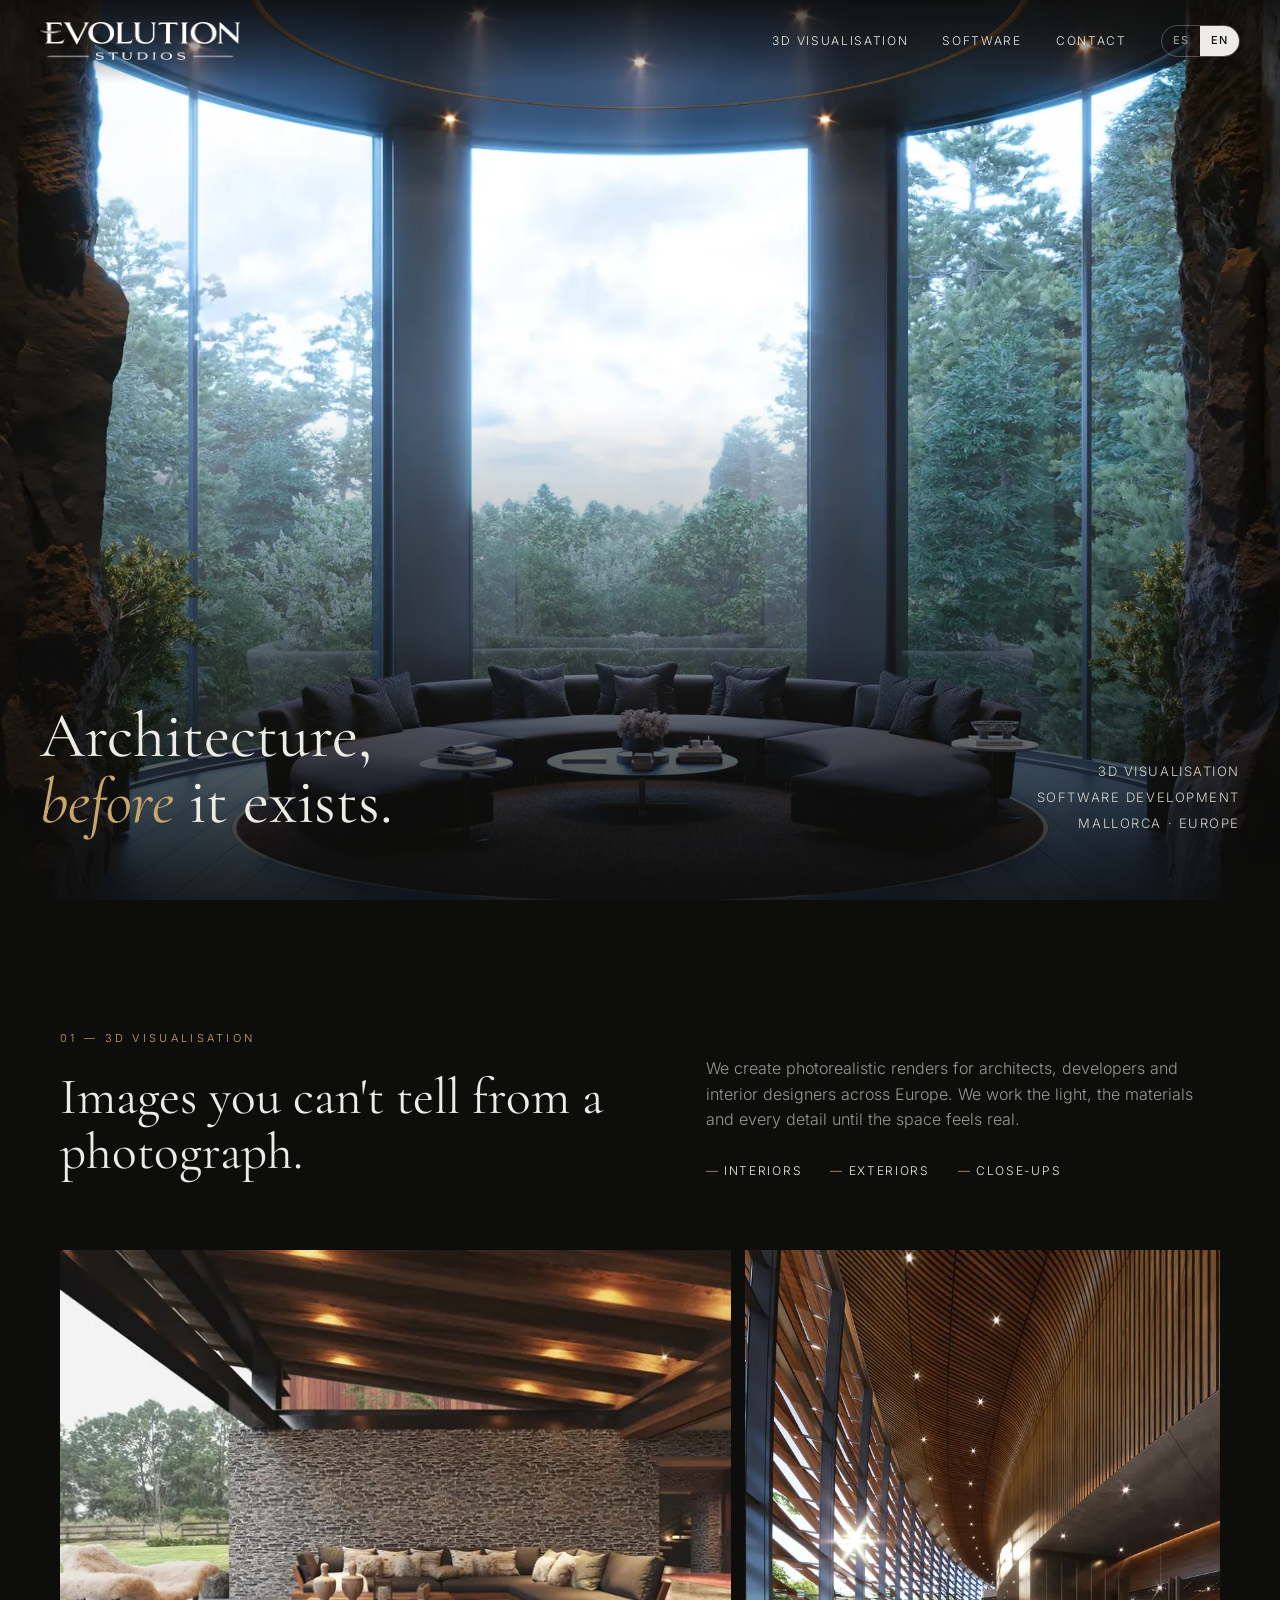
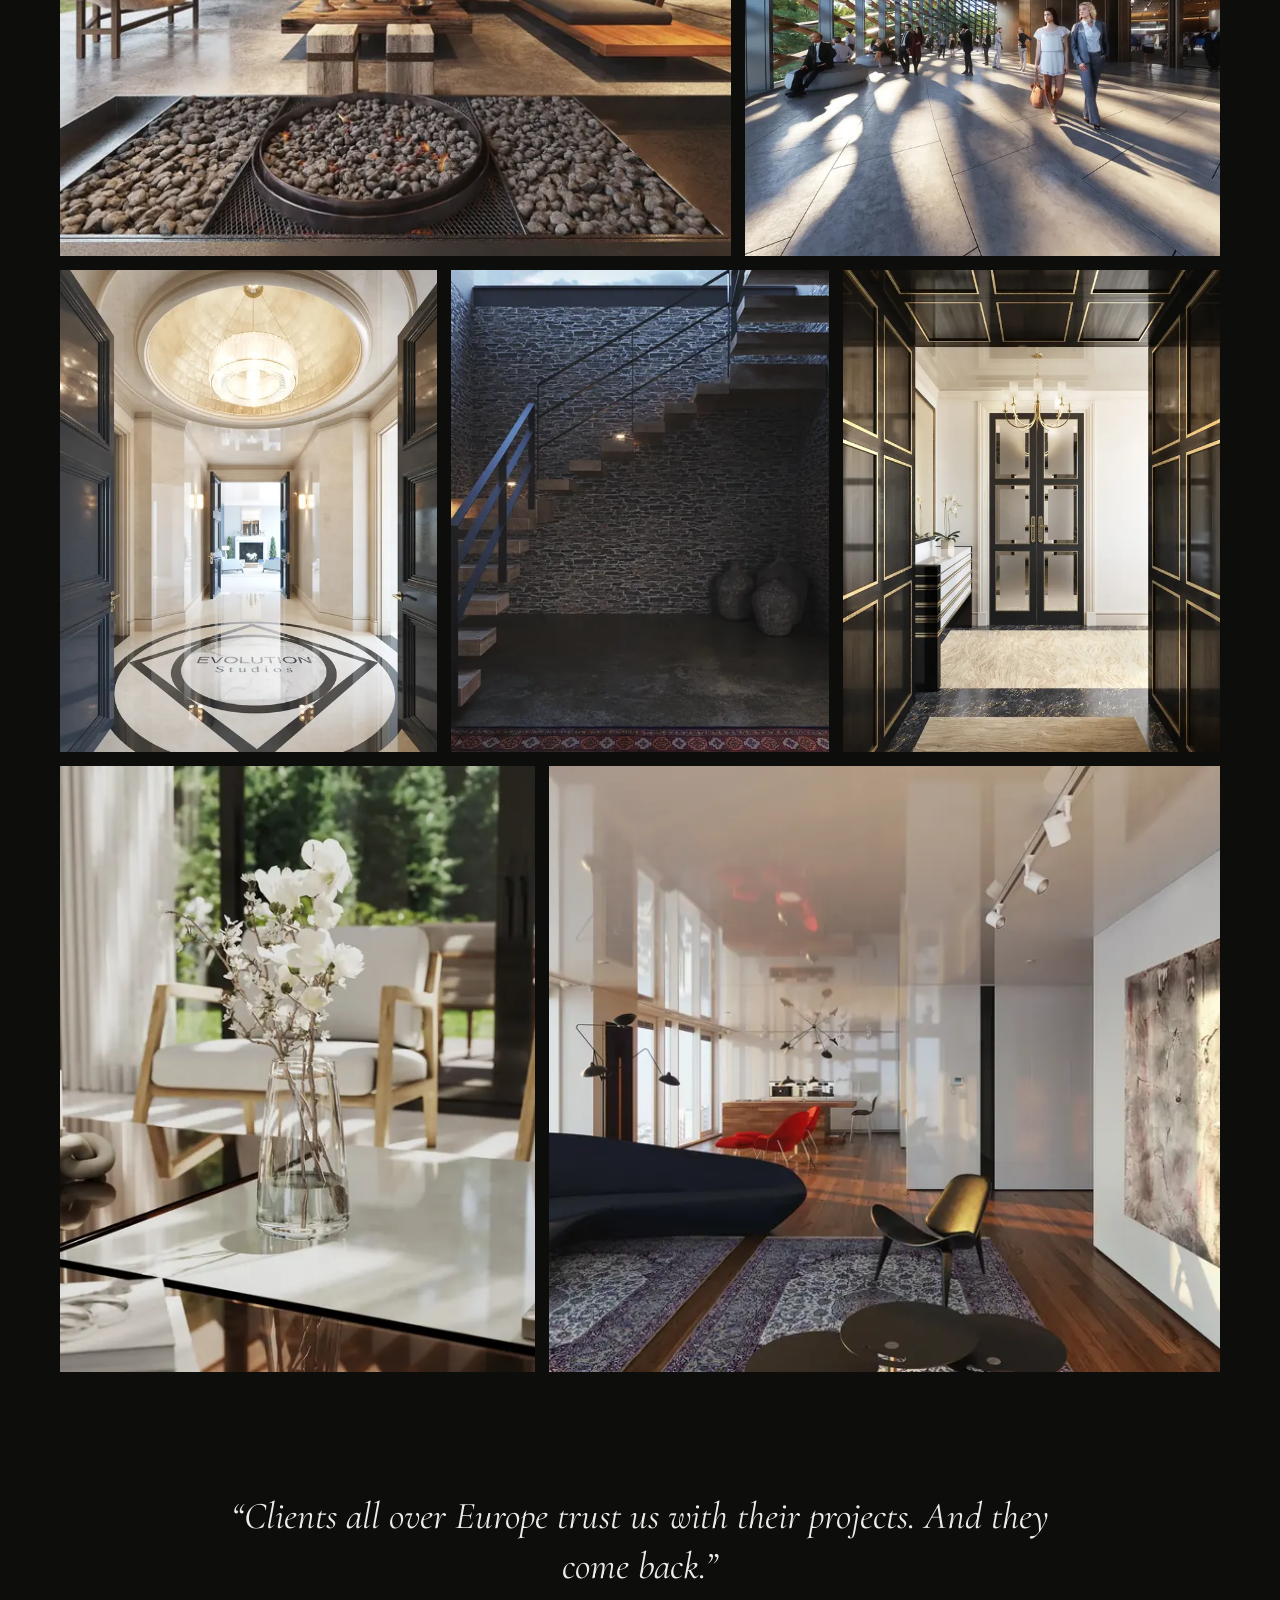
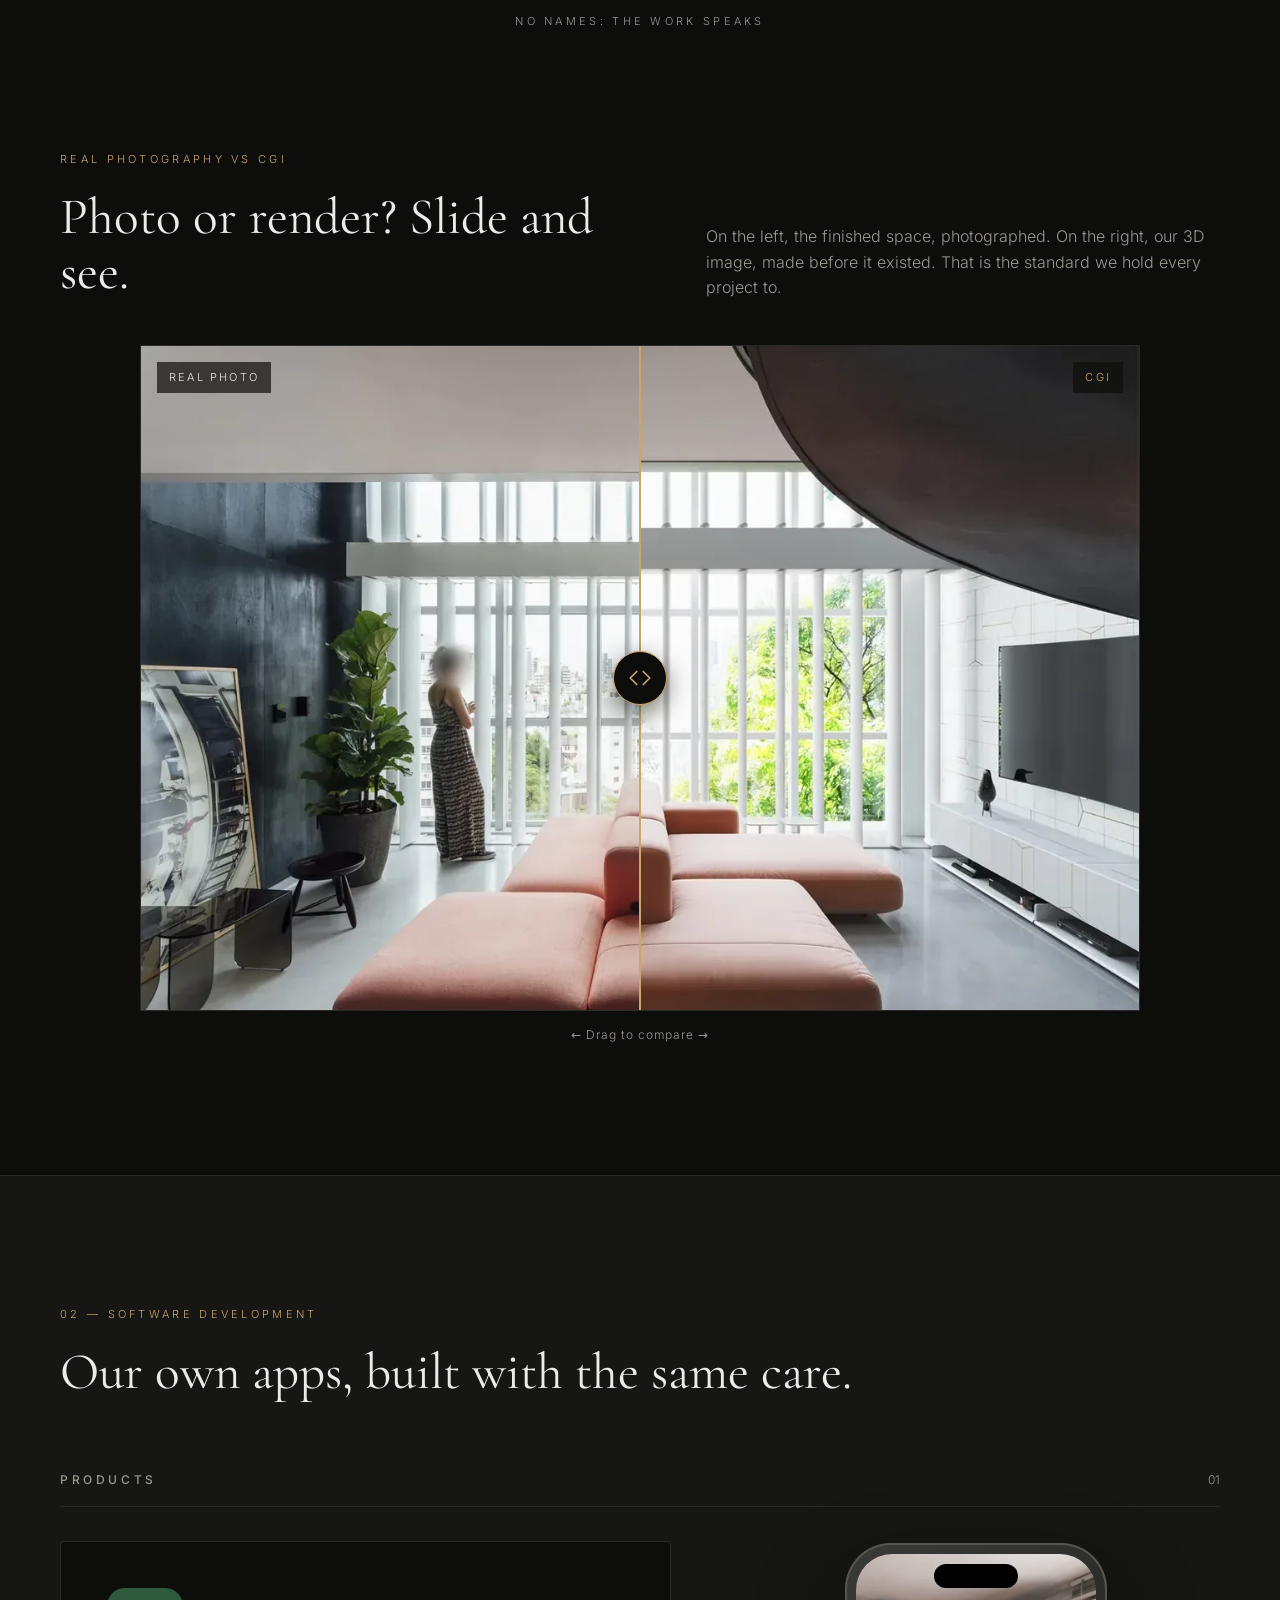
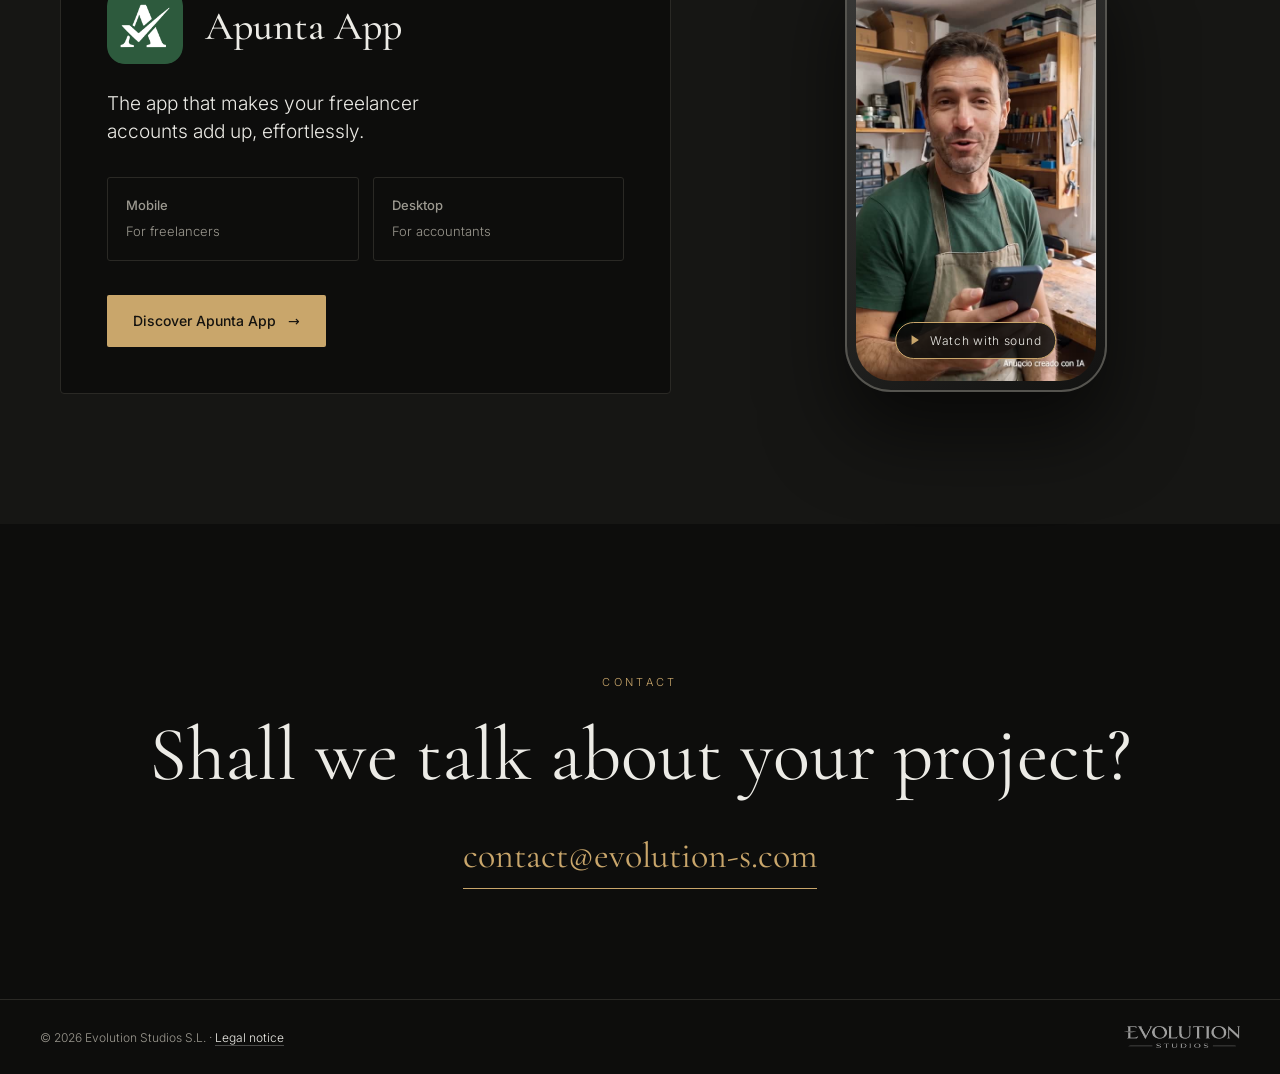
<file: index.html>
<!doctype html>
<html lang="es" data-lang="es">
<head>
<meta charset="utf-8">
<meta name="viewport" content="width=device-width, initial-scale=1">
<title>Evolution Studios · Visualización 3D y desarrollo de software</title>
<meta name="description" content="Evolution Studios: visualización 3D fotorrealista para arquitectos, promotores e interioristas de toda Europa, y desarrollo de software propio. Mallorca.">
<meta name="theme-color" content="#0d0d0c">
<meta property="og:type" content="website">
<meta property="og:title" content="Evolution Studios · Visualización 3D y desarrollo de software">
<meta property="og:description" content="La arquitectura, antes de existir. Visualización 3D fotorrealista y aplicaciones propias.">
<meta property="og:url" content="https://evolution-s.com/">
<meta property="og:image" content="https://evolution-s.com/img/02-salon-circular-bosque-1600.webp">
<link rel="icon" href="favicon.ico" sizes="any">
<link rel="icon" type="image/png" sizes="32x32" href="favicon-32.png">
<link rel="apple-touch-icon" href="apple-touch-icon.png">
<link rel="preload" href="fonts/CormorantGaramond-normal-400.woff2" as="font" type="font/woff2" crossorigin>
<link rel="preload" href="fonts/Inter-normal-300.woff2" as="font" type="font/woff2" crossorigin>
<link rel="stylesheet" href="css/fonts.css">
<link rel="stylesheet" href="css/styles.css">
<script>
(function(){var h=document.documentElement,l=null;
try{l=localStorage.getItem('lang')}catch(e){}
var q=new URLSearchParams(location.search).get('lang');if(q==='es'||q==='en'){l=q;try{localStorage.setItem('lang',q)}catch(e){}}
if(l!=='es'&&l!=='en'){l=(navigator.language||'es').slice(0,2).toLowerCase()==='es'?'es':'en'}
h.dataset.lang=l;h.lang=l;})();
</script>
</head>
<body>
<a class="skip" href="#visualizacion"><span lang="es">Saltar al contenido</span><span lang="en">Skip to content</span></a>

<header id="top">
 <a class="logo" href="#" aria-label="Evolution Studios"><img src="img/logo_blanco.png" alt="Evolution Studios" width="842" height="160"></a>
 <nav>
  <a href="#visualizacion"><span lang="es">Visualización 3D</span><span lang="en">3D Visualisation</span></a>
  <a href="#software">Software</a>
  <a href="#contacto"><span lang="es">Contacto</span><span lang="en">Contact</span></a>
  <div class="lang" role="group" aria-label="Idioma / Language"><button type="button" data-set="es">ES</button><button type="button" data-set="en">EN</button></div>
 </nav>
</header>

<main>
<div class="hero">
 <img src="img/02-salon-circular-bosque-1600.webp" srcset="img/02-salon-circular-bosque-900.webp 900w, img/02-salon-circular-bosque-1600.webp 1600w, img/02-salon-circular-bosque-2400.webp 2400w" sizes="100vw" alt="" fetchpriority="high">
 <div class="hero-txt">
  <h1><span lang="es">La arquitectura, <em>antes</em> de existir.</span><span lang="en">Architecture, <em>before</em> it exists.</span></h1>
  <p><span lang="es">Visualización 3D<br>Desarrollo de software<br>Mallorca · Europa</span><span lang="en">3D visualisation<br>Software development<br>Mallorca · Europe</span></p>
 </div>
</div>

<section id="visualizacion">
 <div class="wrap">
  <div class="intro">
   <div>
    <div class="kicker">01 — <span lang="es">Visualización 3D</span><span lang="en">3D Visualisation</span></div>
    <h2><span lang="es">Imágenes que no se distinguen de una fotografía.</span><span lang="en">Images you can't tell from a photograph.</span></h2>
   </div>
   <div>
    <p><span lang="es">Creamos infografías fotorrealistas para arquitectos, promotores e interioristas de toda Europa. Trabajamos la luz, los materiales y cada detalle hasta que el espacio se siente real.</span><span lang="en">We create photorealistic renders for architects, developers and interior designers across Europe. We work the light, the materials and every detail until the space feels real.</span></p>
    <div class="tags"><span lang="es">Interiores</span><span lang="en">Interiors</span><span lang="es">Exteriores</span><span lang="en">Exteriors</span><span lang="es">Detalle</span><span lang="en">Close-ups</span></div>
   </div>
  </div>

  <div class="gal">
   <button type="button" class="g1" data-full="img/01-salon-exterior-hogar-2400.webp"><img src="img/01-salon-exterior-hogar-900.webp" srcset="img/01-salon-exterior-hogar-900.webp 900w, img/01-salon-exterior-hogar-1600.webp 1600w" sizes="(max-width:860px) 100vw, 680px" alt="Render de un salón abierto al exterior con chimenea de piedra" loading="lazy"></button>
   <button type="button" class="g2" data-full="img/04-pabellon-lamas-madera-2400.webp"><img src="img/04-pabellon-lamas-madera-900.webp" srcset="img/04-pabellon-lamas-madera-900.webp 900w, img/04-pabellon-lamas-madera-1600.webp 1600w" sizes="(max-width:860px) 50vw, 480px" alt="Render del interior de un pabellón con lamas de madera" loading="lazy"></button>
   <button type="button" class="g3" data-full="img/12-vestibulo-cupula-2400.webp"><img src="img/12-vestibulo-cupula-900.webp" srcset="img/12-vestibulo-cupula-900.webp 900w, img/12-vestibulo-cupula-1600.webp 1600w" sizes="(max-width:860px) 50vw, 380px" alt="Render de un vestíbulo con cúpula" loading="lazy"></button>
   <button type="button" class="g4" data-full="img/09-escalera-piedra-noche-2400.webp"><img src="img/09-escalera-piedra-noche-900.webp" srcset="img/09-escalera-piedra-noche-900.webp 900w, img/09-escalera-piedra-noche-1600.webp 1600w" sizes="(max-width:860px) 50vw, 380px" alt="Render nocturno de una escalera junto a un muro de piedra" loading="lazy"></button>
   <button type="button" class="g5" data-full="img/11-vestibulo-negro-oro-2400.webp"><img src="img/11-vestibulo-negro-oro-900.webp" srcset="img/11-vestibulo-negro-oro-900.webp 900w, img/11-vestibulo-negro-oro-1600.webp 1600w" sizes="(max-width:860px) 50vw, 380px" alt="Render de un vestíbulo en negro y oro" loading="lazy"></button>
   <button type="button" class="g6" data-full="img/07-detalle-mesa-busto-2400.webp"><img src="img/07-detalle-mesa-busto-900.webp" srcset="img/07-detalle-mesa-busto-900.webp 900w, img/07-detalle-mesa-busto-1600.webp 1600w" sizes="(max-width:860px) 50vw, 480px" alt="Render de detalle de una mesa con flores y un busto" loading="lazy"></button>
   <button type="button" class="g7" data-full="img/14-atico-ciudad-tarde-2400.webp"><img src="img/14-atico-ciudad-tarde-900.webp" srcset="img/14-atico-ciudad-tarde-900.webp 900w, img/14-atico-ciudad-tarde-1600.webp 1600w" sizes="(max-width:860px) 100vw, 680px" alt="Render de un ático con vistas a la ciudad al atardecer" loading="lazy"></button>
  </div>

  <div class="quote">
   <p><span lang="es">«Clientes de toda Europa nos confían sus proyectos. Y vuelven.»</span><span lang="en">“Clients all over Europe trust us with their projects. And they come back.”</span></p>
   <small><span lang="es">Sin nombres: el trabajo habla</span><span lang="en">No names: the work speaks</span></small>
  </div>

  <div class="compare">
   <div class="intro">
    <div>
     <div class="kicker"><span lang="es">Fotografía real frente a CGI</span><span lang="en">Real photography vs CGI</span></div>
     <h2><span lang="es">¿Fotografía o render? Desliza y compruébalo.</span><span lang="en">Photo or render? Slide and see.</span></h2>
    </div>
    <p><span lang="es">A la izquierda, el espacio ya construido y fotografiado. A la derecha, nuestra imagen 3D, hecha antes de que existiera. Ese es nuestro nivel de exigencia en cada proyecto.</span><span lang="en">On the left, the finished space, photographed. On the right, our 3D image, made before it existed. That is the standard we hold every project to.</span></p>
   </div>
   <div class="ba" id="ba">
    <img src="img/comparativa-salon-real.webp" alt="Fotografía real del salón construido" width="1197" height="798" loading="lazy">
    <img class="cgi" src="img/comparativa-salon-cgi.webp" alt="Render 3D del mismo salón" width="1197" height="798" loading="lazy">
    <div class="bar"></div>
    <div class="knob"><svg viewBox="0 0 24 24" fill="none" stroke="currentColor" stroke-width="1.6" stroke-linecap="round" stroke-linejoin="round"><path d="M9 6l-6 6 6 6M15 6l6 6-6 6"/></svg></div>
    <span class="t l"><span lang="es">Fotografía real</span><span lang="en">Real photo</span></span>
    <span class="t r">CGI</span>
    <input type="range" min="0" max="100" value="50" aria-label="Comparar fotografía real y render / Compare real photo and render">
   </div>
   <p class="hint"><span lang="es">← Arrastra para comparar →</span><span lang="en">← Drag to compare →</span></p>
  </div>
 </div>
</section>

<section id="software">
 <div class="wrap">
  <div class="kicker">02 — <span lang="es">Desarrollo de software</span><span lang="en">Software development</span></div>
  <h2><span lang="es">Aplicaciones propias, hechas con el mismo cuidado.</span><span lang="en">Our own apps, built with the same care.</span></h2>
  <div class="prod-head"><h3><span lang="es">Productos</span><span lang="en">Products</span></h3><span>01</span></div>
  <div class="prod">
   <div class="card">
    <div class="top"><img src="img/icono-apunta.png" alt="Icono de Apunta App" width="76" height="76"><h4>Apunta App</h4></div>
    <p class="claim"><span lang="es">La app para que tus cuentas de autónomo cuadren sin esfuerzo.</span><span lang="en">The app that makes your freelancer accounts add up, effortlessly.</span></p>
    <div class="vers">
     <div><b><span lang="es">Móvil</span><span lang="en">Mobile</span></b><span><span lang="es">Para autónomos</span><span lang="en">For freelancers</span></span></div>
     <div><b><span lang="es">Escritorio</span><span lang="en">Desktop</span></b><span><span lang="es">Para gestores</span><span lang="en">For accountants</span></span></div>
    </div>
    <a class="btn" id="apunta-btn" href="https://apuntaapp.com" target="_blank" rel="noopener"><span lang="es">Conocer Apunta App</span><span lang="en">Discover Apunta App</span> →</a>
   </div>
   <button type="button" class="phone" id="promo-open" aria-haspopup="dialog"><span class="scr"><span class="isl"></span><video id="promo" src="video/apunta-promo.mp4" poster="video/apunta-promo-poster.jpg" autoplay muted loop playsinline preload="metadata" aria-hidden="true"></video><span class="play"><svg viewBox="0 0 24 24" aria-hidden="true"><path d="M8 5v14l11-7z" fill="currentColor"/></svg><span lang="es">Ver con sonido</span><span lang="en">Watch with sound</span></span></span></button>
  </div>
 </div>
</section>

<section id="contacto">
 <div class="wrap">
  <div class="kicker"><span lang="es">Contacto</span><span lang="en">Contact</span></div>
  <h2><span lang="es">¿Hablamos de tu proyecto?</span><span lang="en">Shall we talk about your project?</span></h2>
  <a class="mail" href="mailto:contact@evolution-s.com">contact@evolution-s.com</a>
 </div>
</section>
</main>

<footer><span>© <span id="yr">2026</span> Evolution Studios S.L. · <a href="aviso-legal.html"><span lang="es">Aviso legal</span><span lang="en">Legal notice</span></a></span><img src="img/logo_blanco.png" alt="" width="842" height="160"></footer>

<div class="lb" id="lb" role="dialog" aria-modal="true" aria-label="Imagen ampliada">
 <button type="button" class="x" aria-label="Cerrar / Close">×</button>
 <button type="button" class="pv" aria-label="Anterior / Previous">‹</button>
 <img alt="">
 <button type="button" class="nx" aria-label="Siguiente / Next">›</button>
</div>

<div class="vm" id="vm" role="dialog" aria-modal="true" aria-label="Apunta App">
 <button type="button" class="x" aria-label="Cerrar / Close">×</button>
 <video controls playsinline preload="none" data-src="video/apunta-promo-sonido.mp4" poster="video/apunta-promo-poster.jpg"></video>
</div>

<script src="js/main.js"></script>
</body>
</html>
</file>
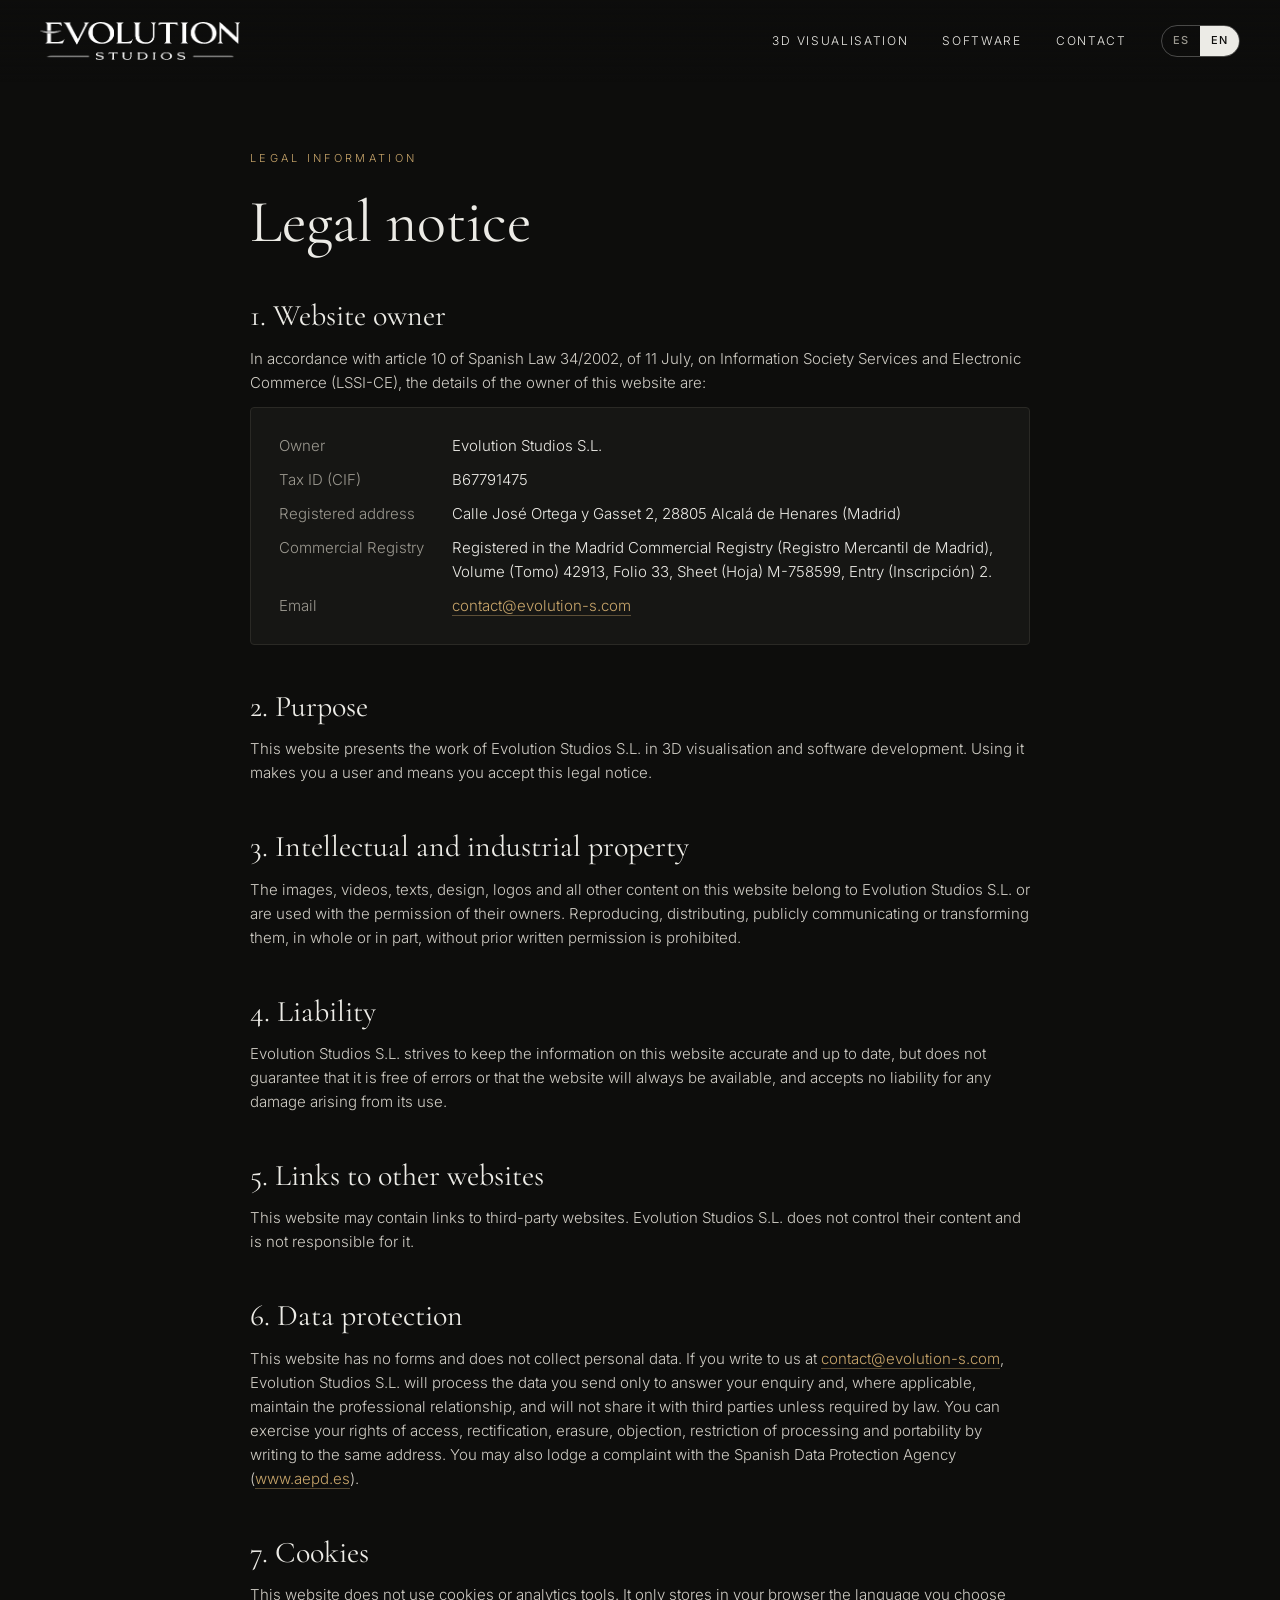
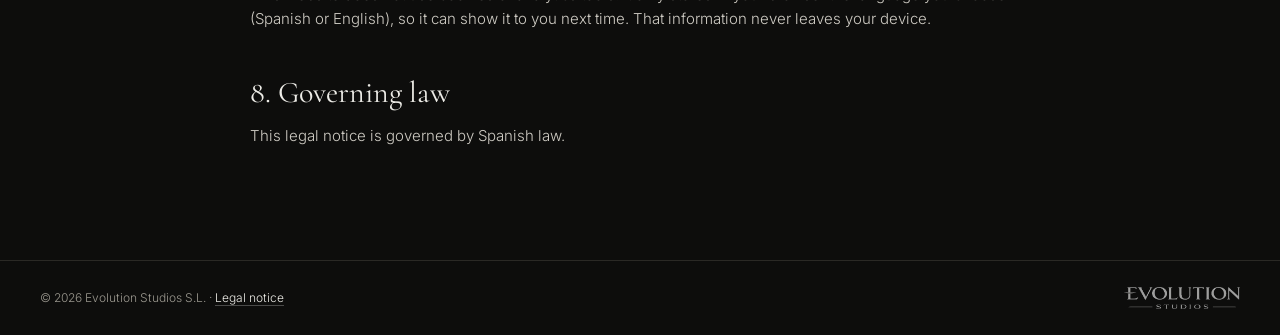
<file: aviso-legal.html>
<!doctype html>
<html lang="es" data-lang="es">
<head>
<meta charset="utf-8">
<meta name="viewport" content="width=device-width, initial-scale=1">
<title>Aviso legal · Evolution Studios</title>
<meta name="description" content="Aviso legal de la web de Evolution Studios S.L.">
<meta name="theme-color" content="#0d0d0c">
<link rel="icon" href="favicon.ico" sizes="any">
<link rel="icon" type="image/png" sizes="32x32" href="favicon-32.png">
<link rel="apple-touch-icon" href="apple-touch-icon.png">
<link rel="stylesheet" href="css/fonts.css">
<link rel="stylesheet" href="css/styles.css">
<script>
(function(){var h=document.documentElement,l=null;
try{l=localStorage.getItem('lang')}catch(e){}
var q=new URLSearchParams(location.search).get('lang');if(q==='es'||q==='en'){l=q;try{localStorage.setItem('lang',q)}catch(e){}}
if(l!=='es'&&l!=='en'){l=(navigator.language||'es').slice(0,2).toLowerCase()==='es'?'es':'en'}
h.dataset.lang=l;h.lang=l;})();
</script>
</head>
<body>
<a class="skip" href="#contenido"><span lang="es">Saltar al contenido</span><span lang="en">Skip to content</span></a>

<header id="top">
 <a class="logo" href="./" aria-label="Evolution Studios"><img src="img/logo_blanco.png" alt="Evolution Studios" width="842" height="160"></a>
 <nav>
  <a href="./#visualizacion"><span lang="es">Visualización 3D</span><span lang="en">3D Visualisation</span></a>
  <a href="./#software">Software</a>
  <a href="./#contacto"><span lang="es">Contacto</span><span lang="en">Contact</span></a>
  <div class="lang" role="group" aria-label="Idioma / Language"><button type="button" data-set="es">ES</button><button type="button" data-set="en">EN</button></div>
 </nav>
</header>

<main id="contenido" class="legal">
 <div class="wrap">

  <div lang="es">
   <div class="kicker">Información legal</div>
   <h1>Aviso legal</h1>

   <h2>1. Titular de la web</h2>
   <p>En cumplimiento del artículo 10 de la Ley 34/2002, de 11 de julio, de Servicios de la Sociedad de la Información y de Comercio Electrónico (LSSI-CE), se informa de los datos del titular de esta web:</p>
   <dl>
    <dt>Titular</dt><dd>Evolution Studios S.L.</dd>
    <dt>CIF</dt><dd>B67791475</dd>
    <dt>Domicilio</dt><dd>Calle José Ortega y Gasset 2, 28805 Alcalá de Henares (Madrid)</dd>
    <dt>Registro Mercantil</dt><dd>Inscrita en el Registro Mercantil de Madrid, Tomo 42913, Folio 33, Hoja M-758599, Inscripción 2.ª</dd>
    <dt>Correo electrónico</dt><dd><a href="mailto:contact@evolution-s.com">contact@evolution-s.com</a></dd>
   </dl>

   <h2>2. Objeto</h2>
   <p>Esta web presenta la actividad de Evolution Studios S.L. en visualización 3D y en desarrollo de software. Su uso atribuye la condición de usuario e implica la aceptación de este aviso legal.</p>

   <h2>3. Propiedad intelectual e industrial</h2>
   <p>Las imágenes, los vídeos, los textos, el diseño, los logotipos y el resto de contenidos de esta web pertenecen a Evolution Studios S.L. o se usan con autorización de sus titulares. Queda prohibida su reproducción, distribución, comunicación pública o transformación, total o parcial, sin autorización previa y por escrito.</p>

   <h2>4. Responsabilidad</h2>
   <p>Evolution Studios S.L. procura que la información de esta web sea correcta y esté actualizada, pero no garantiza la ausencia de errores ni la disponibilidad continua de la web, y no se hace responsable de los daños que pudieran derivarse de su uso.</p>

   <h2>5. Enlaces a otras webs</h2>
   <p>Esta web puede contener enlaces a webs de terceros. Evolution Studios S.L. no controla esos contenidos y no responde de ellos.</p>

   <h2>6. Protección de datos</h2>
   <p>Esta web no tiene formularios ni recoge datos personales. Si nos escribes a <a href="mailto:contact@evolution-s.com">contact@evolution-s.com</a>, Evolution Studios S.L. tratará los datos que nos envíes solo para responder a tu consulta y, en su caso, mantener la relación profesional, y no los cederá a terceros salvo obligación legal. Puedes ejercer tus derechos de acceso, rectificación, supresión, oposición, limitación del tratamiento y portabilidad escribiendo a ese mismo correo. También puedes reclamar ante la Agencia Española de Protección de Datos (<a href="https://www.aepd.es" target="_blank" rel="noopener">www.aepd.es</a>).</p>

   <h2>7. Cookies</h2>
   <p>Esta web no utiliza cookies ni herramientas de estadísticas. Solo guarda en tu navegador el idioma que eliges (español o inglés), para mostrártelo la próxima vez. Ese dato no sale de tu dispositivo.</p>

   <h2>8. Legislación aplicable</h2>
   <p>Este aviso legal se rige por la legislación española.</p>
  </div>

  <div lang="en">
   <div class="kicker">Legal information</div>
   <h1>Legal notice</h1>

   <h2>1. Website owner</h2>
   <p>In accordance with article 10 of Spanish Law 34/2002, of 11 July, on Information Society Services and Electronic Commerce (LSSI-CE), the details of the owner of this website are:</p>
   <dl>
    <dt>Owner</dt><dd>Evolution Studios S.L.</dd>
    <dt>Tax ID (CIF)</dt><dd>B67791475</dd>
    <dt>Registered address</dt><dd>Calle José Ortega y Gasset 2, 28805 Alcalá de Henares (Madrid)</dd>
    <dt>Commercial Registry</dt><dd>Registered in the Madrid Commercial Registry (Registro Mercantil de Madrid), Volume (Tomo) 42913, Folio 33, Sheet (Hoja) M-758599, Entry (Inscripción) 2.</dd>
    <dt>Email</dt><dd><a href="mailto:contact@evolution-s.com">contact@evolution-s.com</a></dd>
   </dl>

   <h2>2. Purpose</h2>
   <p>This website presents the work of Evolution Studios S.L. in 3D visualisation and software development. Using it makes you a user and means you accept this legal notice.</p>

   <h2>3. Intellectual and industrial property</h2>
   <p>The images, videos, texts, design, logos and all other content on this website belong to Evolution Studios S.L. or are used with the permission of their owners. Reproducing, distributing, publicly communicating or transforming them, in whole or in part, without prior written permission is prohibited.</p>

   <h2>4. Liability</h2>
   <p>Evolution Studios S.L. strives to keep the information on this website accurate and up to date, but does not guarantee that it is free of errors or that the website will always be available, and accepts no liability for any damage arising from its use.</p>

   <h2>5. Links to other websites</h2>
   <p>This website may contain links to third-party websites. Evolution Studios S.L. does not control their content and is not responsible for it.</p>

   <h2>6. Data protection</h2>
   <p>This website has no forms and does not collect personal data. If you write to us at <a href="mailto:contact@evolution-s.com">contact@evolution-s.com</a>, Evolution Studios S.L. will process the data you send only to answer your enquiry and, where applicable, maintain the professional relationship, and will not share it with third parties unless required by law. You can exercise your rights of access, rectification, erasure, objection, restriction of processing and portability by writing to the same address. You may also lodge a complaint with the Spanish Data Protection Agency (<a href="https://www.aepd.es" target="_blank" rel="noopener">www.aepd.es</a>).</p>

   <h2>7. Cookies</h2>
   <p>This website does not use cookies or analytics tools. It only stores in your browser the language you choose (Spanish or English), so it can show it to you next time. That information never leaves your device.</p>

   <h2>8. Governing law</h2>
   <p>This legal notice is governed by Spanish law.</p>
  </div>

 </div>
</main>

<footer><span>© <span id="yr">2026</span> Evolution Studios S.L. · <a href="aviso-legal.html" aria-current="page"><span lang="es">Aviso legal</span><span lang="en">Legal notice</span></a></span><img src="img/logo_blanco.png" alt="" width="842" height="160"></footer>

<script src="js/main.js"></script>
</body>
</html>
</file>
<file: css/fonts.css>
@font-face {
  font-family: 'Cormorant Garamond';
  font-style: italic;
  font-weight: 400;
  font-display: swap;
  src: url(../fonts/CormorantGaramond-italic-400.woff2) format('woff2');
  unicode-range: U+0000-00FF, U+0131, U+0152-0153, U+02BB-02BC, U+02C6, U+02DA, U+02DC, U+0304, U+0308, U+0329, U+2000-206F, U+20AC, U+2122, U+2191, U+2193, U+2212, U+2215, U+FEFF, U+FFFD;
}
@font-face {
  font-family: 'Cormorant Garamond';
  font-style: normal;
  font-weight: 400;
  font-display: swap;
  src: url(../fonts/CormorantGaramond-normal-400.woff2) format('woff2');
  unicode-range: U+0000-00FF, U+0131, U+0152-0153, U+02BB-02BC, U+02C6, U+02DA, U+02DC, U+0304, U+0308, U+0329, U+2000-206F, U+20AC, U+2122, U+2191, U+2193, U+2212, U+2215, U+FEFF, U+FFFD;
}
@font-face {
  font-family: 'Cormorant Garamond';
  font-style: normal;
  font-weight: 500;
  font-display: swap;
  src: url(../fonts/CormorantGaramond-normal-400.woff2) format('woff2');
  unicode-range: U+0000-00FF, U+0131, U+0152-0153, U+02BB-02BC, U+02C6, U+02DA, U+02DC, U+0304, U+0308, U+0329, U+2000-206F, U+20AC, U+2122, U+2191, U+2193, U+2212, U+2215, U+FEFF, U+FFFD;
}
@font-face {
  font-family: 'Inter';
  font-style: normal;
  font-weight: 300;
  font-display: swap;
  src: url(../fonts/Inter-normal-300.woff2) format('woff2');
  unicode-range: U+0000-00FF, U+0131, U+0152-0153, U+02BB-02BC, U+02C6, U+02DA, U+02DC, U+0304, U+0308, U+0329, U+2000-206F, U+20AC, U+2122, U+2191, U+2193, U+2212, U+2215, U+FEFF, U+FFFD;
}
@font-face {
  font-family: 'Inter';
  font-style: normal;
  font-weight: 400;
  font-display: swap;
  src: url(../fonts/Inter-normal-300.woff2) format('woff2');
  unicode-range: U+0000-00FF, U+0131, U+0152-0153, U+02BB-02BC, U+02C6, U+02DA, U+02DC, U+0304, U+0308, U+0329, U+2000-206F, U+20AC, U+2122, U+2191, U+2193, U+2212, U+2215, U+FEFF, U+FFFD;
}
@font-face {
  font-family: 'Inter';
  font-style: normal;
  font-weight: 500;
  font-display: swap;
  src: url(../fonts/Inter-normal-300.woff2) format('woff2');
  unicode-range: U+0000-00FF, U+0131, U+0152-0153, U+02BB-02BC, U+02C6, U+02DA, U+02DC, U+0304, U+0308, U+0329, U+2000-206F, U+20AC, U+2122, U+2191, U+2193, U+2212, U+2215, U+FEFF, U+FFFD;
}
@font-face {
  font-family: 'Inter';
  font-style: normal;
  font-weight: 600;
  font-display: swap;
  src: url(../fonts/Inter-normal-300.woff2) format('woff2');
  unicode-range: U+0000-00FF, U+0131, U+0152-0153, U+02BB-02BC, U+02C6, U+02DA, U+02DC, U+0304, U+0308, U+0329, U+2000-206F, U+20AC, U+2122, U+2191, U+2193, U+2212, U+2215, U+FEFF, U+FFFD;
}
</file>
<file: css/styles.css>
:root{
  --bg:#0d0d0c;--bg2:#161614;--tx:#ecebe6;--mu:#9b988f;--ac:#c9a66b;--ac2:#dcbd86;--line:#2a2925;
  --serif:'Cormorant Garamond',Georgia,serif;--sans:'Inter',system-ui,-apple-system,'Segoe UI',sans-serif
}
*{box-sizing:border-box;margin:0;padding:0}
html{scroll-behavior:smooth;-webkit-text-size-adjust:100%}
body{background:var(--bg);color:var(--tx);font-family:var(--sans);font-weight:300;line-height:1.6;-webkit-font-smoothing:antialiased}
img,video{display:block;max-width:100%}
a{color:inherit;text-decoration:none}
button{font:inherit}
html[data-lang=es] [lang=en],html[data-lang=en] [lang=es]{display:none}
:focus-visible{outline:2px solid var(--ac);outline-offset:3px}
.wrap{max-width:1240px;margin:0 auto;padding:0 40px}
.skip{position:absolute;left:-9999px;top:0;background:var(--ac);color:#111;padding:8px 14px;z-index:100}
.skip:focus{left:10px;top:10px}

/* Cabecera */
header{position:fixed;inset:0 0 auto 0;z-index:20;display:flex;align-items:center;justify-content:space-between;padding:22px 40px;background:linear-gradient(#0d0d0cd9,#0d0d0c00);transition:background .35s,padding .35s}
header.solid{background:#0d0d0cf2;padding-top:14px;padding-bottom:14px;box-shadow:0 1px 0 var(--line)}
.logo img{height:38px;width:auto;transition:height .35s}
header.solid .logo img{height:32px}
nav{display:flex;gap:34px;font-size:12px;letter-spacing:.14em;text-transform:uppercase;align-items:center}
nav a{transition:color .2s}
nav a:hover{color:var(--ac)}
.lang{display:flex;border:1px solid #ffffff40;border-radius:20px;overflow:hidden}
.lang button{background:none;border:0;color:var(--mu);font-weight:500;font-size:11px;letter-spacing:.1em;padding:6px 11px;cursor:pointer}
html[data-lang=es] .lang [data-set=es],html[data-lang=en] .lang [data-set=en]{background:var(--tx);color:var(--bg)}

/* Portada */
.hero{height:100vh;height:100svh;min-height:560px;position:relative;overflow:hidden}
.hero img{width:100%;height:100%;object-fit:cover;object-position:50% 62%}
.hero::after{content:"";position:absolute;inset:0;background:linear-gradient(180deg,#0000 45%,#0d0d0ce6 100%)}
.hero-txt{position:absolute;left:40px;right:40px;bottom:64px;z-index:2;display:flex;justify-content:space-between;align-items:flex-end;gap:40px}
.hero h1{font-family:var(--serif);font-weight:400;font-size:clamp(38px,5vw,72px);line-height:1.04;max-width:13ch}
.hero h1 em{color:var(--ac)}
.hero p{font-size:13px;letter-spacing:.12em;text-transform:uppercase;color:#d8d5cc;text-align:right;line-height:2}

/* Secciones */
section{padding:130px 0}
.kicker{font-size:11px;letter-spacing:.3em;text-transform:uppercase;color:var(--ac);margin-bottom:22px}
h2{font-family:var(--serif);font-weight:400;font-size:clamp(34px,4vw,56px);line-height:1.08}
.intro{display:grid;grid-template-columns:1.1fr 1fr;gap:80px;align-items:end;margin-bottom:70px}
.intro p{color:var(--mu);font-size:16px;max-width:52ch}
.tags{display:flex;gap:28px;margin-top:28px;font-size:12px;letter-spacing:.14em;text-transform:uppercase}
.tags span::before{content:"— ";color:var(--ac)}

/* Galería */
.gal{display:grid;grid-template-columns:repeat(12,1fr);grid-auto-rows:110px;gap:14px}
.gal button{display:block;border:0;padding:0;overflow:hidden;background:var(--bg2);cursor:zoom-in}
.gal img{width:100%;height:100%;object-fit:cover;transition:transform 1.2s ease}
.gal button:hover img{transform:scale(1.04)}
.g1{grid-column:span 7;grid-row:span 5}.g2{grid-column:span 5;grid-row:span 5}
.g3,.g4,.g5{grid-column:span 4;grid-row:span 4}
.g6{grid-column:span 5;grid-row:span 5}.g7{grid-column:span 7;grid-row:span 5}

.quote{margin:120px auto 0;max-width:820px;text-align:center}
.quote p{font-family:var(--serif);font-style:italic;font-size:clamp(26px,3vw,38px);line-height:1.3}
.quote small{display:block;margin-top:22px;font-size:11px;letter-spacing:.3em;text-transform:uppercase;color:var(--mu)}

/* Deslizador foto real / render */
.compare{margin-top:120px}
.compare .intro{margin-bottom:44px}
.ba{position:relative;max-width:1000px;margin:0 auto;aspect-ratio:1197/798;overflow:hidden;border:1px solid var(--line);user-select:none;-webkit-user-select:none;cursor:ew-resize;touch-action:pan-y;background:var(--bg2)}
.ba img{position:absolute;inset:0;width:100%;height:100%;object-fit:cover;pointer-events:none}
.ba .cgi{clip-path:inset(0 0 0 var(--p,50%))}
.ba .bar{position:absolute;top:0;bottom:0;left:var(--p,50%);width:2px;margin-left:-1px;background:var(--ac);pointer-events:none}
.ba .knob{position:absolute;top:50%;left:var(--p,50%);width:54px;height:54px;margin:-27px 0 0 -27px;border-radius:50%;background:var(--bg);border:1px solid var(--ac);color:var(--ac);display:grid;place-items:center;box-shadow:0 8px 24px #0008;pointer-events:none}
.ba .knob svg{width:26px;height:26px}
.ba .t{position:absolute;top:16px;background:#0d0d0cb3;color:var(--tx);font-size:11px;letter-spacing:.2em;text-transform:uppercase;padding:7px 12px;pointer-events:none}
.ba .t.l{left:16px}.ba .t.r{right:16px;color:var(--ac)}
.ba input{position:absolute;width:1px;height:1px;opacity:0;pointer-events:none}
.ba:has(input:focus-visible){outline:2px solid var(--ac);outline-offset:3px}
.hint{margin-top:14px;font-size:12px;color:var(--mu);letter-spacing:.08em;text-align:center}

/* Software */
#software{background:var(--bg2);border-top:1px solid var(--line)}
.prod-head{display:flex;justify-content:space-between;align-items:end;margin:70px 0 34px;border-bottom:1px solid var(--line);padding-bottom:16px}
.prod-head h3{font-size:12px;letter-spacing:.3em;text-transform:uppercase;font-weight:500}
.prod-head span{font-size:12px;color:var(--mu)}
.prod{display:grid;grid-template-columns:1.25fr 1fr;gap:60px;align-items:center}
.card{background:var(--bg);border:1px solid var(--line);padding:46px;border-radius:4px}
.card .top{display:flex;gap:22px;align-items:center;margin-bottom:26px}
.card .top img{width:76px;height:76px;border-radius:18px}
.card h4{font-family:var(--serif);font-size:40px;font-weight:500;line-height:1}
.card .claim{font-size:19px;line-height:1.5;margin-bottom:30px;max-width:30ch}
.vers{display:grid;grid-template-columns:1fr 1fr;gap:14px;margin-bottom:34px}
.vers div{border:1px solid var(--line);padding:16px 18px;border-radius:3px}
.vers b{display:block;font-weight:500;font-size:14px;margin-bottom:2px}
.vers span{font-size:13px;color:var(--mu)}
.btn{display:inline-flex;gap:12px;align-items:center;background:var(--ac);color:#15130f;font-weight:500;font-size:14px;padding:15px 26px;border-radius:2px;transition:background .2s}
.btn:hover{background:var(--ac2)}
.phone{display:block;width:262px;margin:0 auto;border:0;color:inherit;cursor:pointer;border-radius:46px;padding:11px;background:linear-gradient(145deg,#3a3a38,#121211);box-shadow:0 40px 80px #0009,inset 0 0 0 2px #55544f}
.phone .scr{position:relative;display:block;width:100%;aspect-ratio:9/16;border-radius:36px;overflow:hidden;background:#000}
.phone .play{position:absolute;left:50%;bottom:22px;transform:translateX(-50%);display:flex;align-items:center;gap:8px;white-space:nowrap;background:#0d0d0cd9;border:1px solid var(--ac);color:var(--tx);font-size:12px;letter-spacing:.06em;padding:8px 14px 8px 10px;border-radius:30px;transition:background .2s,color .2s;z-index:2}
.phone .play svg{width:16px;height:16px;color:var(--ac)}
.phone:hover .play{background:var(--ac);color:#15130f}.phone:hover .play svg{color:#15130f}
.phone video{width:100%;height:100%;object-fit:cover}
.phone .isl{position:absolute;top:10px;left:50%;transform:translateX(-50%);width:84px;height:24px;border-radius:14px;background:#000;z-index:2}

/* Contacto */
#contacto{text-align:center;padding:150px 0 110px}
#contacto h2{font-size:clamp(40px,6vw,84px)}
.mail{display:inline-block;margin-top:30px;font-family:var(--serif);font-size:clamp(24px,3vw,36px);color:var(--ac);border-bottom:1px solid var(--ac);padding-bottom:4px;transition:color .2s,border-color .2s}
.mail:hover{color:var(--ac2);border-color:var(--ac2)}
footer{border-top:1px solid var(--line);padding:26px 40px;display:flex;justify-content:space-between;align-items:center;font-size:12px;color:var(--mu)}
footer img{height:22px;width:auto;opacity:.6}

/* Visor de imágenes */
.lb{position:fixed;inset:0;z-index:50;background:#070707f2;display:none;align-items:center;justify-content:center;padding:60px 70px}
.lb.open{display:flex}
.lb img{max-width:100%;max-height:100%;object-fit:contain;box-shadow:0 30px 80px #000}
.lb button{position:absolute;background:none;border:0;color:var(--tx);cursor:pointer;padding:12px;opacity:.75}
.lb button:hover{opacity:1;color:var(--ac)}
.lb .x{top:14px;right:18px;font-size:30px;line-height:1}
.lb .pv,.lb .nx{top:50%;transform:translateY(-50%);font-size:40px;line-height:1}
.lb .pv{left:14px}.lb .nx{right:14px}

/* Vídeo en grande */
.vm{position:fixed;inset:0;z-index:60;background:#070707f2;display:none;align-items:center;justify-content:center;padding:56px 20px 24px}
.vm.open{display:flex}
.vm video{height:100%;max-height:1280px;width:auto;max-width:100%;aspect-ratio:9/16;background:#000;box-shadow:0 30px 80px #000;border-radius:6px}
.vm .x{position:absolute;top:10px;right:14px;background:none;border:0;color:var(--tx);cursor:pointer;padding:10px 14px;font-size:34px;line-height:1;opacity:.8}
.vm .x:hover{opacity:1;color:var(--ac)}

/* Aviso legal */
.legal{padding:150px 0 100px}
.legal .wrap{max-width:860px}
.legal h1{font-family:var(--serif);font-weight:400;font-size:clamp(38px,5vw,60px);line-height:1.08;margin-bottom:40px}
.legal h2{font-size:clamp(24px,2.6vw,30px);margin:46px 0 14px}
.legal p,.legal li{color:#cfccc4;font-size:15px;margin-bottom:12px}
.legal ul{padding-left:20px}
.legal a{color:var(--ac);border-bottom:1px solid #c9a66b66}
.legal dl{display:grid;grid-template-columns:max-content 1fr;gap:10px 28px;border:1px solid var(--line);padding:26px 28px;border-radius:4px;background:var(--bg2);font-size:15px}
.legal dt{color:var(--mu)}
.legal dd{color:var(--tx)}
.legal .upd{margin-top:50px;font-size:12px;color:var(--mu)}
footer a{color:var(--tx);border-bottom:1px solid #ffffff40}
footer a:hover{color:var(--ac)}

@media (max-width:860px){
  header{padding:14px 18px}
  header.solid{padding-top:10px;padding-bottom:10px}
  nav{gap:0}
  nav a{display:none}
  .logo img,header.solid .logo img{height:26px}
  .wrap{padding:0 18px}
  .hero{height:88vh;height:88svh}
  .hero-txt{left:18px;right:18px;bottom:36px;flex-direction:column;align-items:flex-start;gap:16px}
  .hero p{text-align:left;font-size:11px}
  section{padding:84px 0}
  .intro{grid-template-columns:1fr;gap:22px;margin-bottom:40px}
  .tags{flex-wrap:wrap;gap:10px 20px}
  .gal{grid-template-columns:1fr 1fr;grid-auto-rows:120px;gap:8px}
  .g1,.g7{grid-column:span 2;grid-row:span 2}
  .g2,.g3,.g4,.g5,.g6{grid-column:span 1;grid-row:span 2}
  .quote{margin-top:80px}
  .compare{margin-top:80px}
  .ba .knob{width:44px;height:44px;margin:-22px 0 0 -22px}
  .ba .t{top:10px;font-size:10px;padding:5px 8px;letter-spacing:.14em}
  .ba .t.l{left:10px}.ba .t.r{right:10px}
  .prod{grid-template-columns:1fr;gap:50px}
  .card{padding:28px 22px}
  .card h4{font-size:32px}
  .vers{grid-template-columns:1fr}
  .phone{width:230px}
  .vm{padding:50px 8px 12px}
  .legal{padding:110px 0 70px}
  .legal dl{grid-template-columns:1fr;gap:2px;padding:20px}
  .legal dd{margin-bottom:12px}
  #contacto{padding:100px 0 80px}
  .mail{font-size:22px}
  footer{flex-direction:column;gap:10px;padding:24px 18px}
  .lb{padding:50px 10px}
  .lb .pv,.lb .nx{top:auto;bottom:6px;transform:none}
}
@media (prefers-reduced-motion:reduce){*{transition:none!important;scroll-behavior:auto!important}}
</file>
